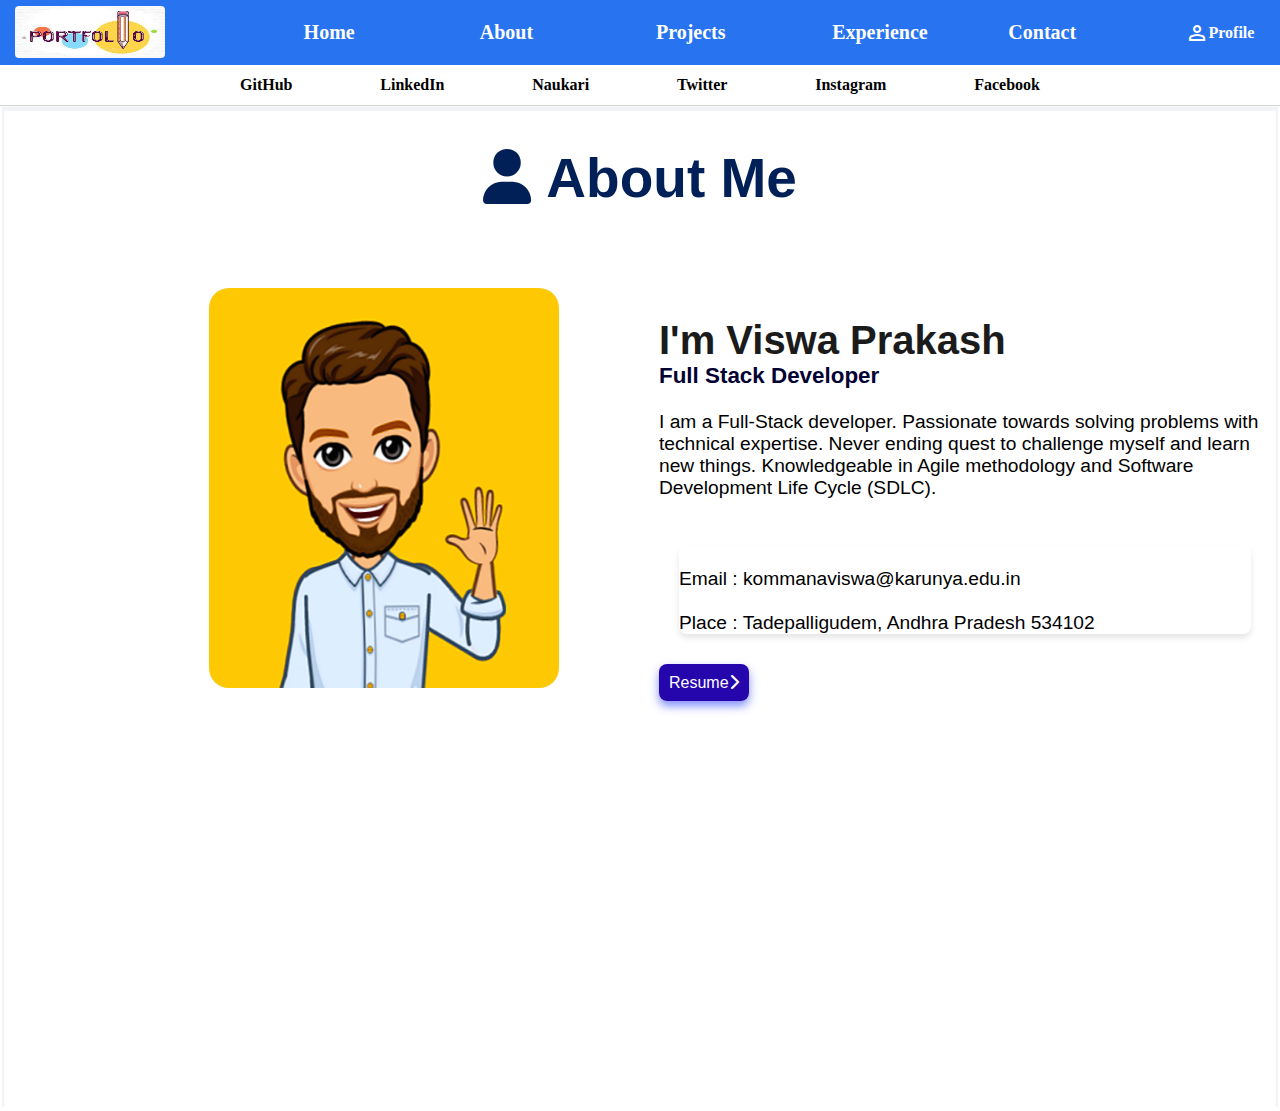
<file: About.html>
<!DOCTYPE html>
<html lang="en">
<head>
  <meta charset="UTF-8">
  <meta name="viewport" content="width=device-width, initial-scale=1.0">
  <title>Document</title>
  <link rel="stylesheet" href="script.css">

  <script>
    document.addEventListener('DOMContentLoaded', function() {
        // Load header via AJAX
        function loadHeader() {
            const xhr = new XMLHttpRequest();
            xhr.open('GET', 'header.html', true); // Adjust the path to your header.html
            xhr.onload = function() {
                if (xhr.status >= 200 && xhr.status < 300) {
                    document.getElementById('header-container').innerHTML = xhr.responseText;
                } else {
                    console.error('Failed to load header:', xhr.status, xhr.statusText);
                }
            };
            xhr.onerror = function() {
                console.error('Request failed');
            };
            xhr.send();
        }
        
        // Load the header and add the visible class to about-content
        loadHeader();
        document.querySelector('.about-content').classList.add('visible');
    });
</script>


  <link rel="stylesheet" href="https://cdnjs.cloudflare.com/ajax/libs/font-awesome/6.0.0-beta3/css/all.min.css">


</head>
<body>
  <div id="header-container"></div>

  <div class="content">
      
    <div class="content-sub1">
            <div class="profile-icon1">
                <i class="fa-solid fa-user"></i>&nbsp;About Me
            </div>
            <div class="logo" style="display: flex;">
              <img src="hero.png" alt="image" style="margin-right: 100px; border-radius: 20px; height:400px;width: 350px;">
              
              <div class="about-content">
                <h3>I'm Viswa Prakash</h3>
                <span class="tag">Full Stack Developer</span>
                <p>I am a Full-Stack developer. Passionate towards solving problems with technical expertise. Never ending quest to challenge myself and learn new things. Knowledgeable in Agile methodology and Software Development Life Cycle (SDLC).
                    </p>
                <div class="box-container">
                    <div class="box">
                        <p><span> Email : </span> kommanaviswa@karunya.edu.in</p>
                        <p><span> Place : </span> Tadepalligudem, Andhra Pradesh 534102</p>
                    </div>
                </div>
                <div class="resumebtn">
                    <a href="https://drive.google.com/file/d/1E-vFxkmeROvg_qYP-KbeNseXb-cZuhct/view" target="_blank" class="btn">
                        <span>Resume</span><i class="fas fa-chevron-right"></i>
                    </a>
                </div>
            </div>
            
              </div>
          </div>
         
      </div>
      </div>
     
  
</body>
</html>
</file>
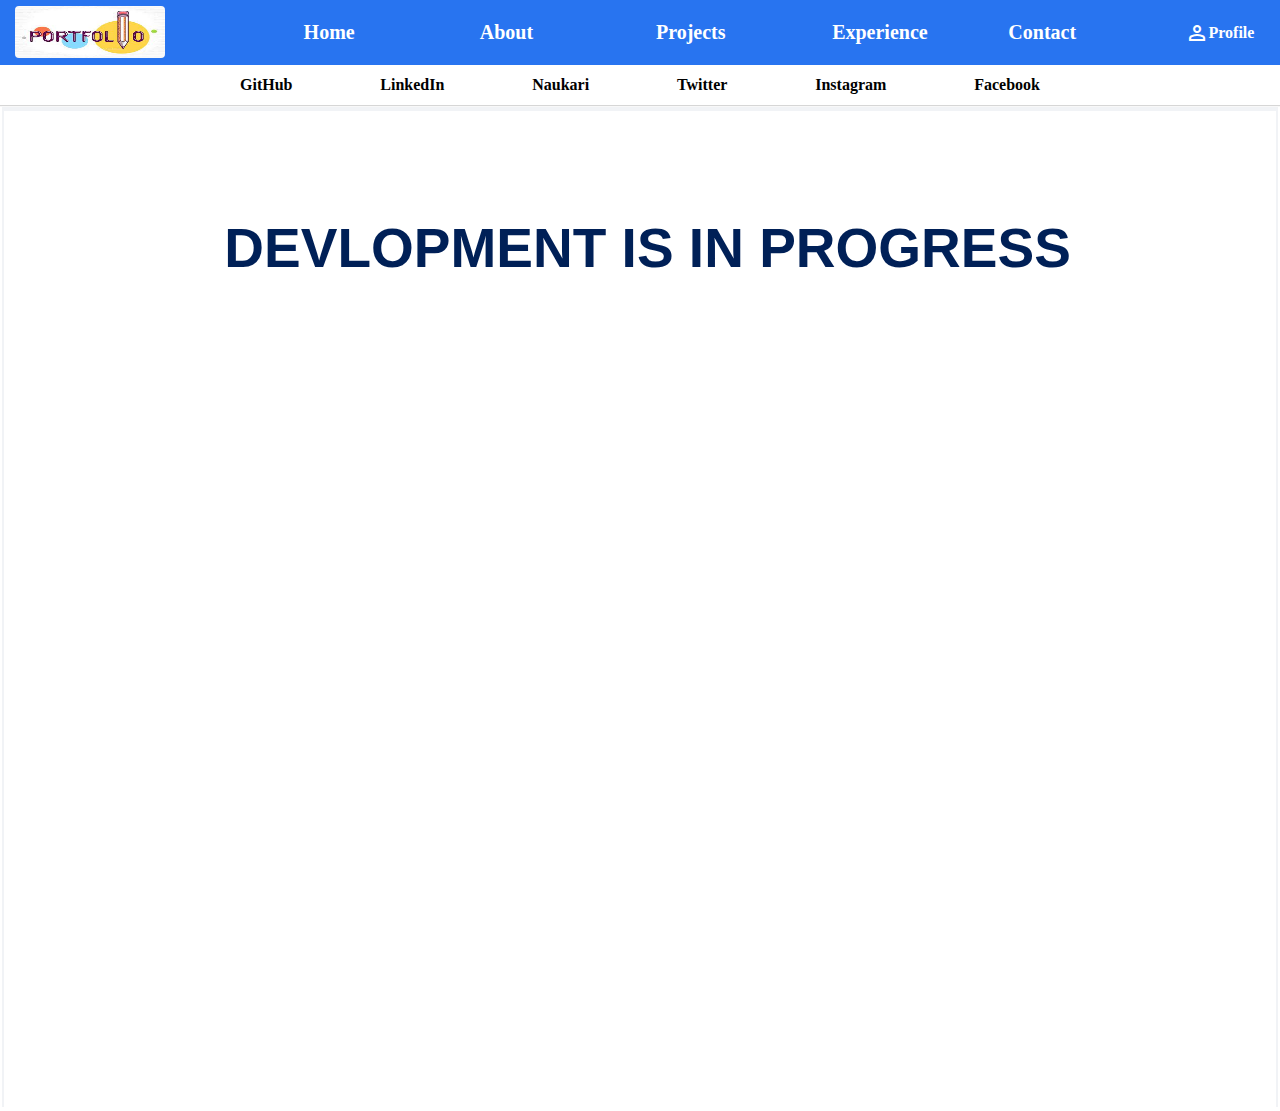
<file: contact.html>
<!DOCTYPE html>
<html lang="en">
<head>
  <meta charset="UTF-8">
  <meta name="viewport" content="width=device-width, initial-scale=1.0">
  <title>Document</title>
  <link rel="stylesheet" href="script.css">

  <script>
    document.addEventListener('DOMContentLoaded', function() {
        // Load header via AJAX
        function loadHeader() {
            const xhr = new XMLHttpRequest();
            xhr.open('GET', 'header.html', true); // Adjust the path to your header.html
            xhr.onload = function() {
                if (xhr.status >= 200 && xhr.status < 300) {
                    document.getElementById('header-container').innerHTML = xhr.responseText;
                } else {
                    console.error('Failed to load header:', xhr.status, xhr.statusText);
                }
            };
            xhr.onerror = function() {
                console.error('Request failed');
            };
            xhr.send();
        }
        
        // Load the header and add the visible class to about-content
        loadHeader();
        document.querySelector('.about-content').classList.add('visible');
    });
</script>


  <link rel="stylesheet" href="https://cdnjs.cloudflare.com/ajax/libs/font-awesome/6.0.0-beta3/css/all.min.css">


</head>
<body>
  <div id="header-container"></div>

  <div class="content">
      
    <div class="content-sub1">
            <div class="profile-icon1" style="margin-top: 100px;">
              &nbsp;DEVLOPMENT IS IN PROGRESS
            </div>
            

              </div>
          </div>
         
      
  
</body>
</html>
</file>
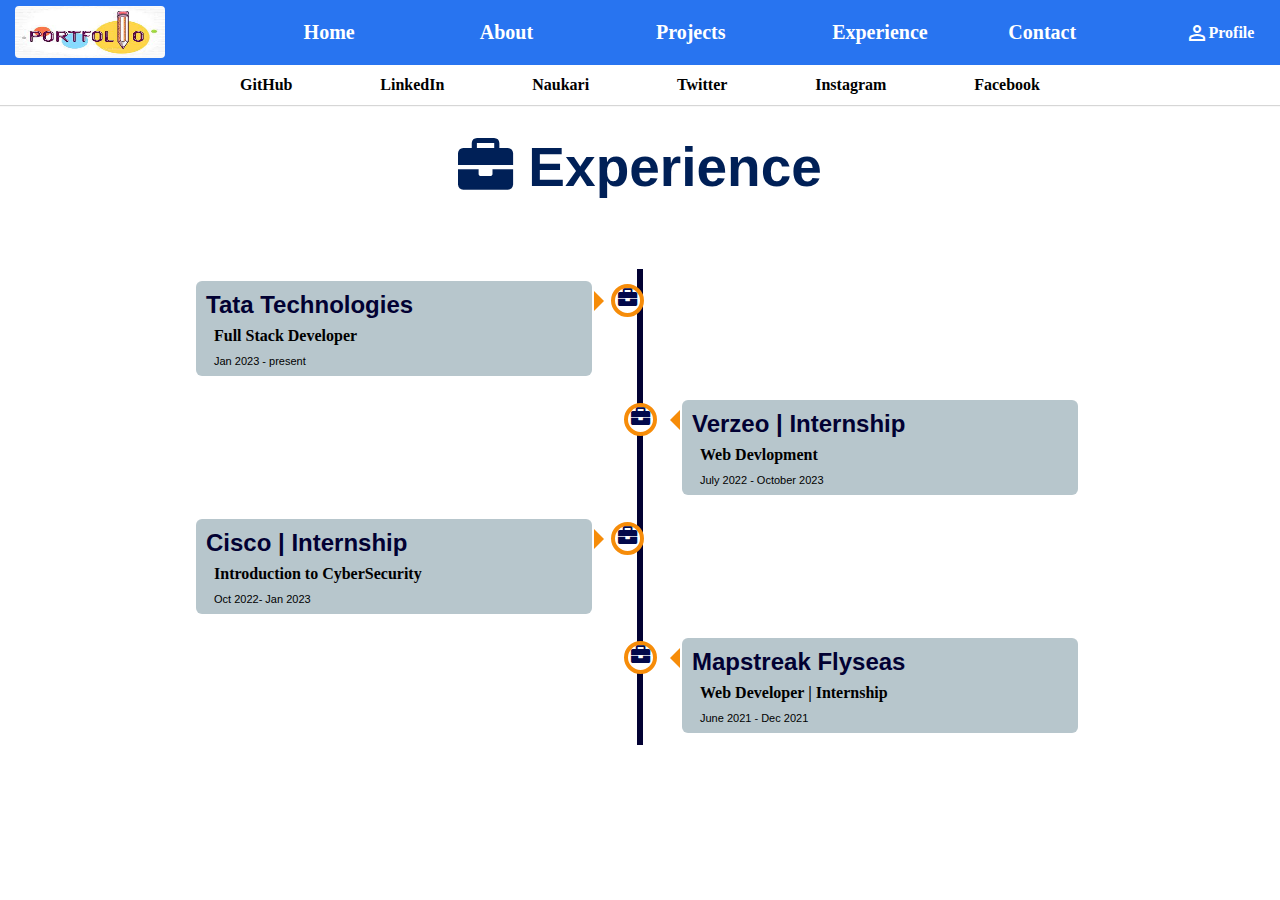
<file: Experience.html>
<!DOCTYPE html>
<html lang="en">
<head>
  <meta charset="UTF-8">
  <meta name="viewport" content="width=device-width, initial-scale=1.0">
  <title>Document</title>

     <script src="index1.js"></script>

<link rel="stylesheet" href="https://cdnjs.cloudflare.com/ajax/libs/font-awesome/5.15.4/css/all.min.css">

</head>
<body>
  <div id="header-container"></div>
  <h2 class="profile-icon1"><i class="fas fa-briefcase"></i> Experience </h2>
 
  <div class="experience" id="experience">
  
    <div class="timeline">
  
      <div class="container left">
        <div class="content">
          <div class="tag">
            <h2>Tata Technologies</h2>
          </div>
          <div class="desc">
              <h3>Full Stack Developer</h3>
              <p>Jan 2023 - present</p>
          </div>
        </div>
      </div>
  
      <div class="container right">
          <div class="content">
            <div class="tag">
              <h2>Verzeo | Internship</h2>
            </div>
            <div class="desc">
                <h3>Web Devlopment</h3>
                <p>July 2022 - October 2023</p>
            </div>
          </div>
        </div>
  
        <div class="container left">
          <div class="content">
            <div class="tag">
              <h2>Cisco | Internship</h2>
            </div>
            <div class="desc">
                <h3>Introduction to CyberSecurity</h3>
                <p>Oct 2022- Jan 2023</p>
            </div>
          </div>
        </div>
  
      <div class="container right">
        <div class="content">
          <div class="tag">
            <h2>Mapstreak Flyseas</h2>
          </div>
          <div class="desc">
              <h3>Web Developer | Internship</h3>
              <p>June 2021 - Dec 2021</p>
          </div>
        </div>
      </div>
  
      
  
  </div>
</div>


</body>
</html>
</file>
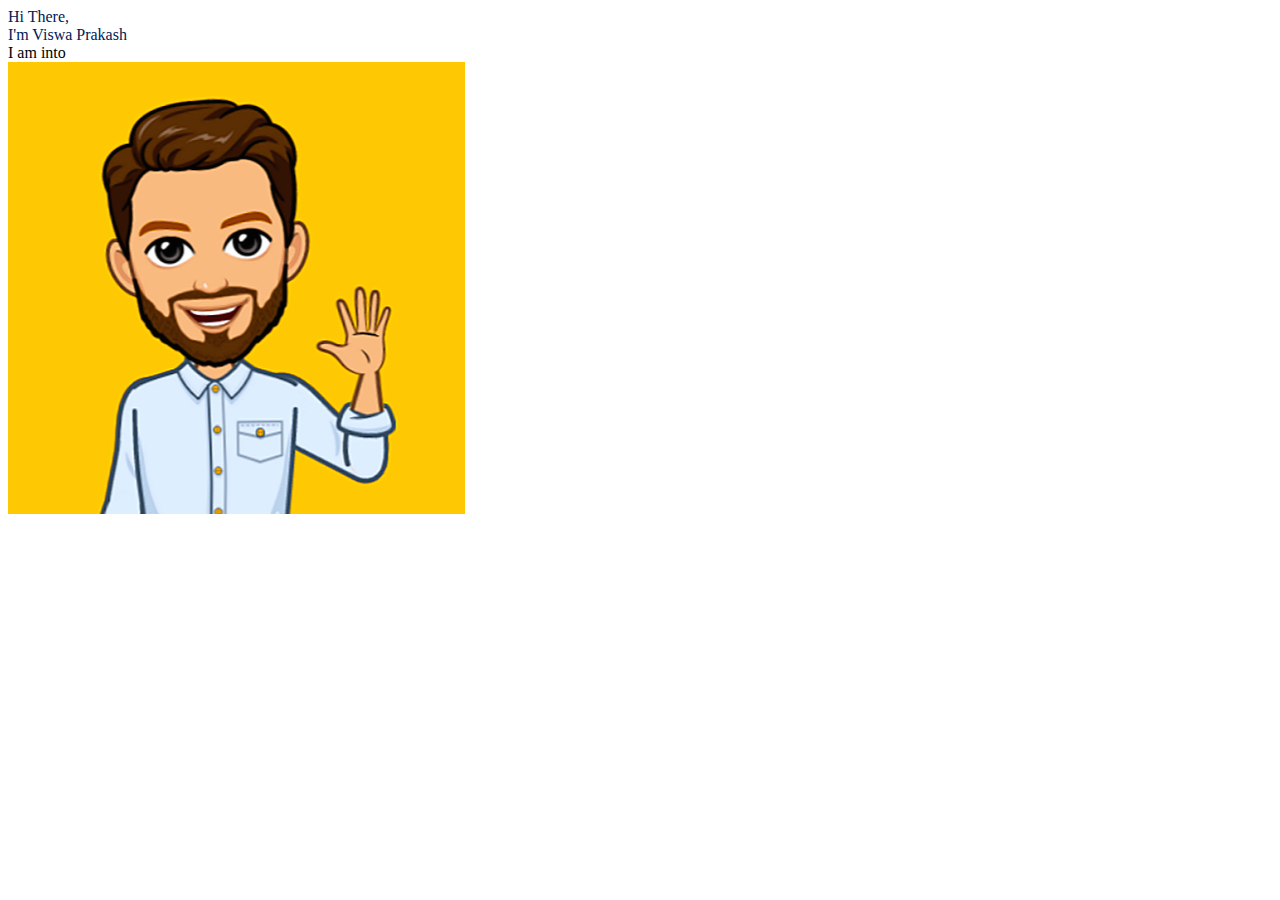
<file: home.html>
<!DOCTYPE html>
<html lang="en">
<head>
  <meta charset="UTF-8">
  <meta name="viewport" content="width=device-width, initial-scale=1.0">
  <title>Document</title>
</head>
<body>
  <div class="content">
      
    <div class="content-sub">
           <div class="heading">
              <span style="color: #002057; ">Hi There,</span><br>
             <span style="color: #002057;">I'm Viswa Prakash</span> 
          <br>
         
          <span class="text">
            I am into  </span> <span class="highlight" id="changingText"></span>
       
            </div>
    
            <div class="logo">
              <img src="hero.png" alt="image">
            </div>
            
    </div>
</body>
</html>
</file>
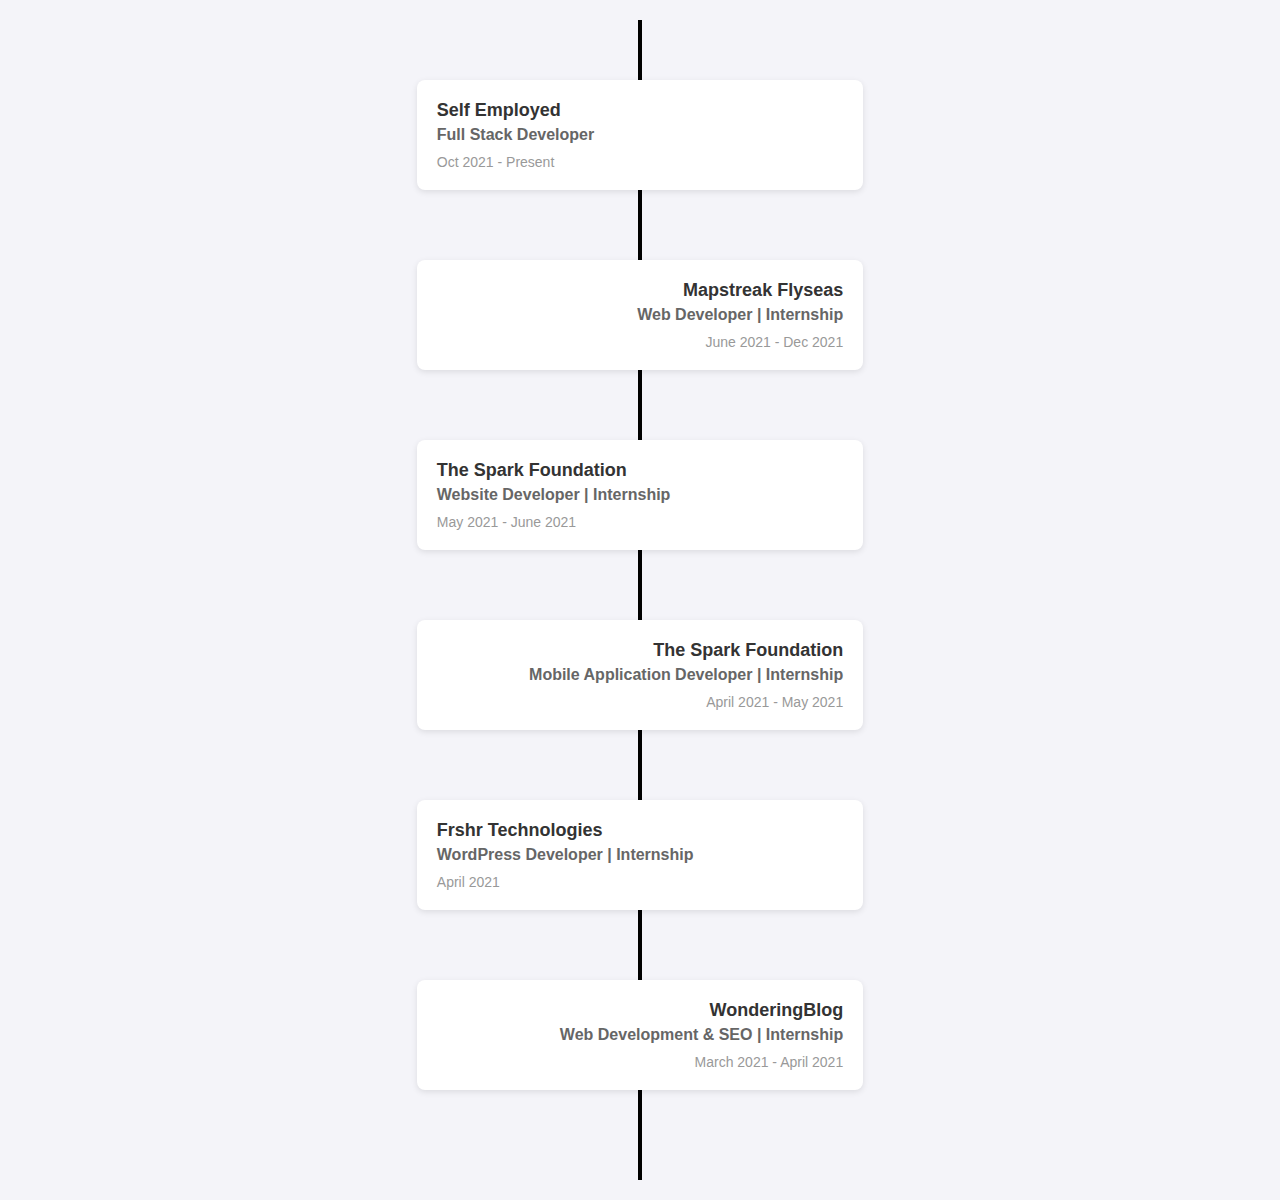
<file: prac.html>
<!DOCTYPE html>
<html lang="en">
<head>
  <meta charset="UTF-8">
  <meta name="viewport" content="width=device-width, initial-scale=1.0">
  <title>Timeline Example</title>
  <style>
    /* Overall page style */
    body {
      font-family: Arial, sans-serif;
      background-color: #f4f4f9;
      margin: 0;
      padding: 20px;
    }

    /* Timeline container */
    .timeline {
      position: relative;
      display: flex;
      flex-direction: column;
      align-items: center;
      width: 80%;
      margin: 0 auto;
      padding: 40px 0;
    }

    /* Center line in the timeline */
    .timeline::before {
      content: '';
      position: absolute;
      top: 0;
      bottom: 0;
      left: 50%;
      width: 4px;
      background-color: black; /* Set the line color to black */
      transform: translateX(-50%);
      z-index: 1;
    }

    /* Positioning for timeline containers */
    .container {
      width: 45%;
      padding: 20px;
      position: relative;
      z-index: 2;
      margin-bottom: 30px;
    }

    /* Positioning left and right containers on each side of the center line */
    .container.left {
      float: left;
      text-align: right;
      clear: both;
    }

    .container.right {
      float: right;
      text-align: left;
      clear: both;
    }

    /* Styling the content box */
    .content {
      background-color: #fff;
      padding: 20px;
      border-radius: 8px;
      box-shadow: 0 2px 6px rgba(0, 0, 0, 0.1);
      position: relative;
    }

    /* Tag and description styles */
    .tag h2 {
      margin: 0;
      font-size: 18px;
      color: #333;
    }

    .desc h3 {
      margin: 5px 0 10px;
      font-size: 16px;
      color: #666;
    }

    .desc p {
      margin: 0;
      font-size: 14px;
      color: #999;
    }
  </style>
</head>
<body>

  <div class="timeline">
    <!-- Experience 1 on the right -->
    <div class="container right">
      <div class="content">
        <div class="tag">
          <h2>Self Employed</h2>
        </div>
        <div class="desc">
          <h3>Full Stack Developer</h3>
          <p>Oct 2021 - Present</p>
        </div>
      </div>
    </div>

    <!-- Experience 2 on the left -->
    <div class="container left">
      <div class="content">
        <div class="tag">
          <h2>Mapstreak Flyseas</h2>
        </div>
        <div class="desc">
          <h3>Web Developer | Internship</h3>
          <p>June 2021 - Dec 2021</p>
        </div>
      </div>
    </div>

    <!-- Experience 3 on the right -->
    <div class="container right">
      <div class="content">
        <div class="tag">
          <h2>The Spark Foundation</h2>
        </div>
        <div class="desc">
          <h3>Website Developer | Internship</h3>
          <p>May 2021 - June 2021</p>
        </div>
      </div>
    </div>

    <!-- Experience 4 on the left -->
    <div class="container left">
      <div class="content">
        <div class="tag">
          <h2>The Spark Foundation</h2>
        </div>
        <div class="desc">
          <h3>Mobile Application Developer | Internship</h3>
          <p>April 2021 - May 2021</p>
        </div>
      </div>
    </div>

    <!-- Experience 5 on the right -->
    <div class="container right">
      <div class="content">
        <div class="tag">
          <h2>Frshr Technologies</h2>
        </div>
        <div class="desc">
          <h3>WordPress Developer | Internship</h3>
          <p>April 2021</p>
        </div>
      </div>
    </div>

    <!-- Experience 6 on the left -->
    <div class="container left">
      <div class="content">
        <div class="tag">
          <h2>WonderingBlog</h2>
        </div>
        <div class="desc">
          <h3>Web Development & SEO | Internship</h3>
          <p>March 2021 - April 2021</p>
        </div>
      </div>
    </div>
  </div>

</body>
</html>
</file>
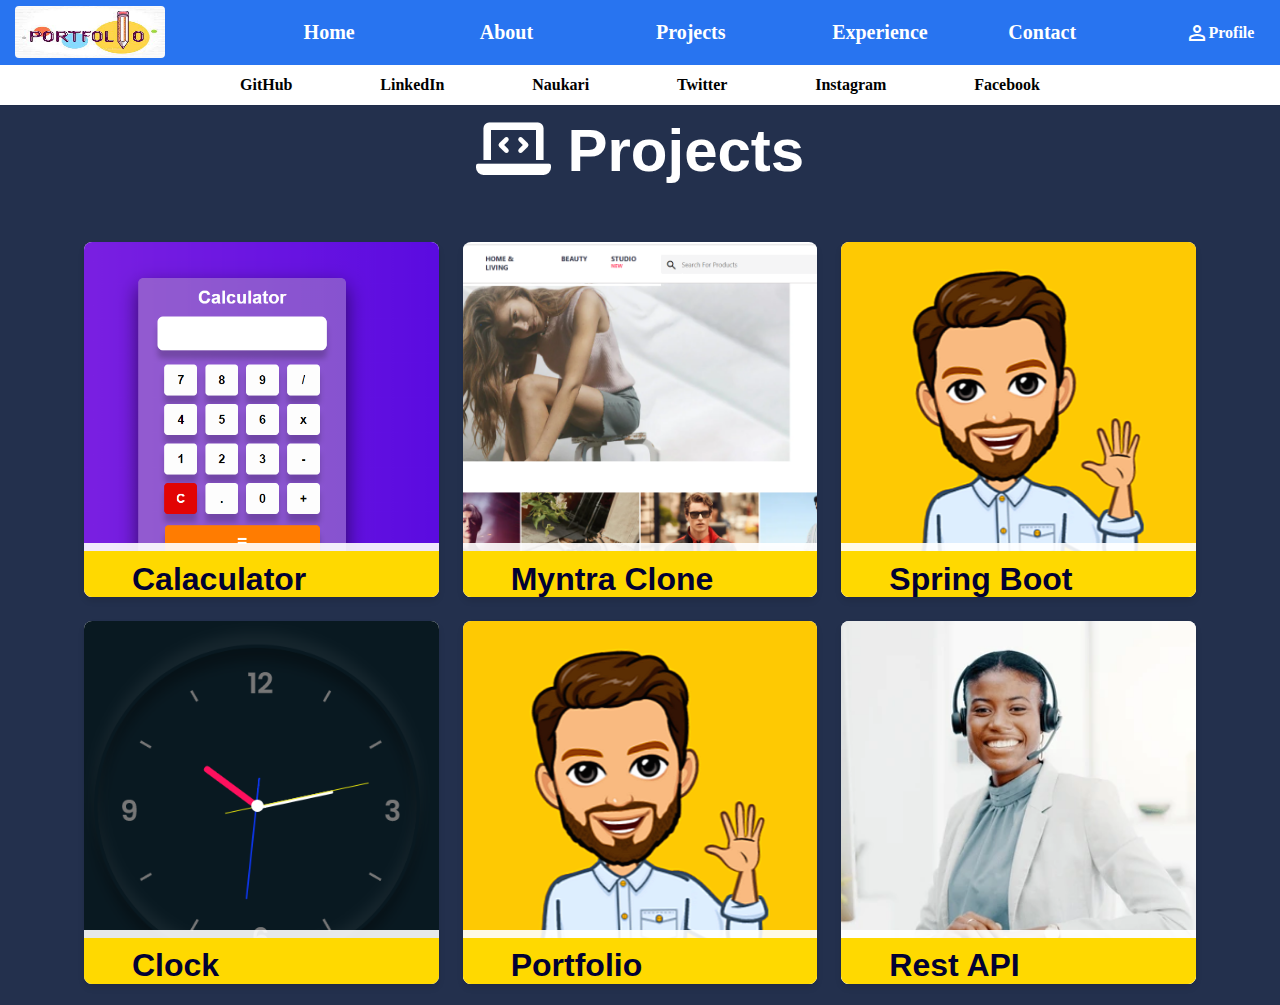
<file: projects.html>
<!DOCTYPE html>
<html lang="en">
<head>
  <meta charset="UTF-8">
  <meta name="viewport" content="width=device-width, initial-scale=1.0">
  <title>Projects Section</title>
  <link rel="stylesheet" href="script.css">
</head>
<body>
  <div id="header-container"></div>
  <div class="project_container">
    <div class="pr_container">
      <!-- Heading -->
      <div class="head_heading">
        <h2>
          <i class="fa-solid fa-laptop-code"></i>&nbsp;Projects
        </h2>
      </div>
      <div class="box-container">
        <!-- Project 1 -->
        <div class="box tilt" data-sr-id="40">
          <img draggable="false" src="basic-calc.png" alt="project">
          <div class="content1">
            <div class="tag">
              <h3>Calaculator</h3>
            </div>
            <div class="desc">
              <p>The Calaculator performs the operations Calaculator</p>
              <div class="btns">
                <a href="https://viswa7878.github.io/Calaculator/" class="btn" target="_blank"><i class="fas fa-eye"></i> View</a>
                <a href="https://github.com/viswa7878/Calaculator" class="btn" target="_blank">Code <i class="fas fa-code"></i></a>
              </div>
            </div>
          </div>
        </div>
        
        <!-- Project 2 -->
        <div class="box tilt" data-sr-id="41">
          <img draggable="false" src="myntra11.png" alt="project">
          <div class="content1">
            <div class="tag">
              <h3>Myntra Clone</h3>
            </div>
            <div class="desc">
              <p>Clone the basic of the Myntra application still functionality</p>
              <div class="btns">
                <a href="https://viswa7878.github.io/Myntra_Clone/" class="btn" target="_blank"><i class="fas fa-eye"></i> View</a>
                <a href="https://github.com/viswa7878/Myntra_Clone" class="btn" target="_blank">Code <i class="fas fa-code"></i></a>
              </div>
            </div>
          </div>
        </div>

        <!-- Project 3 -->
        <div class="box tilt" data-sr-id="42">
          <img draggable="false" src="hero.png" alt="project">
          <div class="content1">
            <div class="tag">
              <h3>Spring Boot </h3>
            </div>
            <div class="desc">
              <p>The Spring Boot Contact Manager maintains all the user contacts and performs the operation. It is a Robust application deployed in cloud</p>
              <div class="btns">
                <a href="https://spring-contact-manager.onrender.com/signin" class="btn" target="_blank"><i class="fas fa-eye"></i> View</a>
                <a href="https://github.com/viswa7878/SpringBoot_SmartContact_Manager" class="btn" target="_blank">Code <i class="fas fa-code"></i></a>
              </div>
            </div>
          </div>
        </div>

        <!-- Project 4 -->
        <div class="box tilt" data-sr-id="43">
          <img draggable="false" src="neoclock.png" alt="project">
          <div class="content1">
            <div class="tag">
              <h3>Clock</h3>
            </div>
            <div class="desc">
              <p>This is a basic web applicatio which shows the clock.</p>
              <div class="btns">
                <a href="https://viswa7878.github.io/Clock/clock.html" class="btn" target="_blank"><i class="fas fa-eye"></i> View</a>
                <a href="https://github.com/viswa7878/Clock" class="btn" target="_blank">Code <i class="fas fa-code"></i></a>
              </div>
            </div>
          </div>
        </div>

        <!-- Project 5 -->
        <div class="box tilt" data-sr-id="44">
          <img draggable="false" src="hero.png" alt="project">
          <div class="content1">
            <div class="tag">
              <h3>Portfolio</h3>
            </div>
            <div class="desc">
              <p>The Portfolio describes the achivements done by me</p>
              <div class="btns">
                <a href="https://viswa7878.github.io/portfolio/index.html" class="btn" target="_blank"><i class="fas fa-eye"></i> View</a>
                <a href="https://github.com/viswa7878/portfolio" class="btn" target="_blank">Code <i class="fas fa-code"></i></a>
              </div>
            </div>
          </div>
        </div>

        <!-- Project 6 -->
        <div class="box tilt" data-sr-id="45">
          <img draggable="false" src="banner1.jpg" alt="project">
          <div class="content1">
            <div class="tag">
              <h3>Rest API</h3>
            </div>
            <div class="desc">
              <p>The Rest Api Devlopment is in progress</p>
              <div class="btns">
                <a href="#" class="btn" target="_blank"><i class="fas fa-eye"></i> View</a>
                <a href="#" class="btn" target="_blank">Code <i class="fas fa-code"></i></a>
              </div>
            </div>
          </div>
        </div>
        

      </div>
    </div>
  </div>

  <script src="index1.js"></script>
</body>
</html>
</file>
<file: script.css>
*{
  margin: 0;
  padding: 0;
  box-sizing: border-box;
}

.headertab
{
  background-color: #2874f0;
  height: 65px;
  width: 100%;
  align-items: center;
  display: flex;
  position: fixed; /* Keep the header fixed */
  top: 0; /* Ensure it is at the top */
  z-index: 10000; 
}
.nav-bar
{
  margin-left: 12%;
  width: 100%;
  display: flex;
font-size: 20px;
text-decoration: none;
justify-content: space-evenly;

}

.nav-bar a{
font-size:100% ;
color: white;
width: 100%;
font-weight: 700;
text-decoration: none;
}
#menu {
  font-size: 2rem;
  cursor: pointer;
  color: white;
  display: none;
  margin-right: 9px;
}
.image-size
{margin-top: 3px;
  margin-left: 10%;
  height: 52px;
  width: 150px;
  border-radius: 4px;
}



.sub-tab {
  box-shadow: 0 1px 1px 0 rgba(0, 0, 0, .16);
  min-height: 40px;
  margin-top: 65px; /* Ensures sub-tab is below fixed header */
  display: flex; /* Set as a flex container */
  justify-content: center; /* Center child elements horizontally */
  align-items: center;
  color: black; /* Center child elements vertically if needed */
  font-weight: 700;
  font-size: 16px;
}

.small-tabs {
  display: flex;
  justify-content: space-between; /* Space items evenly within this container */
  width: 100%; /* Make this container take full width */
  max-width: 800px; /* Optional: Set a max width for the small-tabs */
}

.small-tabs span {
  font-size: 16px;

  display: flex;
  justify-content: center; /* Centers content inside span */
  align-items: center;
  
}



.action_container
{
  display: flex;
  flex-direction: row;
  align-items: center;
  font-size:100% ;
color: white;
font-weight: 700;
margin-right: 2%;
}
.content{
background-color: #f1f3f6;
height: 1000px;
margin: 2px;
padding: 2px;
}

.content-sub
{
height: 1000px;
background-color: white;
padding: 5px;
margin-top: 2px;
display: flex;

}
.content-sub1
{
height: 1000px;
background-color: white;
padding: 5px;
margin-top: 2px;

}
.content-sub h1
{
  font-size: 100px;
  text-align: center;
}
.content-sub h2
{
  font-size: 60px;
  text-align: center;
  display: flex;
}

.heading
{
  margin-top: 170px;
  margin-left: 80px;
  font-family: "Poppins", sans-serif;
  font-size: 70px;
  font-weight: 600;
  width:700px ;
}


.logo img {
  margin-top: 40px;
  margin-left: 200px;
  height: 450px;
  width: 450px;
  border-radius: 231px;
  transition: transform 0.5s ease;
  transform-style: preserve-3d;
}

    .text {
      font-size: 40px;
      font-family: "Poppins", sans-serif;
    }

    .highlight {
      color: rgb(43, 43, 175);
     font-size: 40px;
    }


    .logo img:hover {
      transform:  rotateX(15deg) scale(1.1); /* Adds depth with slight rotation and scale */
    }

    .profile-container {
      display: flex;                /* Use flexbox for layout */
      flex-direction: column;       /* Stack items vertically */
      align-items: center;         /* Center items horizontally */
      justify-content: center;      /* Center items vertically */
      padding: 20px;  
                   /* Optional: Add some padding for aesthetics */
  }

  .profile-icon1 {
      font-size: 55px;
      font-weight: 600;
      margin-top: 30px;
      height: 102px;
      justify-content: center;
      font-family: "Poppins", sans-serif;
      color: #002057;   
      align-items: center;           /* Text color */
      text-align: center;
  }

.about-content {
  margin-top: 70px;
  width: 700px;
}

.about-content h3 {
  font-family: "Poppins", sans-serif;
  color: rgb(27, 27, 27);
  font-size: 2.5rem;
}

.tag {
  margin-top: 8px;
  font-family: "Poppins", sans-serif;
  font-size: 1.4rem;
  color: #020133;
  font-weight: 600;
}

p {
  font-family: "Poppins", sans-serif;
  margin-top: 22px;
  font-size: 1.2rem;
  font-weight: 549;
  gap: 2rem;
}

.box-container {
  margin-top: 27px;
  font-family: "Poppins", sans-serif;
  display: flex;
  flex-wrap: wrap;
  font-weight: 50;
}

.resumebtn {
  margin-top: 20px;
}

.resumebtn .btn {
  text-decoration: none;
  padding: 10px;
  border-radius: 0.5em;
  transition: 0.3s;
  color: #fff;
  background: #2506ad;
  box-shadow: 0px 5px 10px rgba(48, 68, 247, 0.6);
  font-family: "Nunito", sans-serif;
}

/* Fade-in effect for .about-content */
.about-content h3,
.about-content .tag,
.about-content p,
.about-content .box,
.about-content .resumebtn {
  opacity: 0;
  transform: translateY(20px);
  transition: opacity 0.5s ease, transform 0.5s ease;
}

.about-content h3 { transition-delay: 1s; }
.about-content .tag { transition-delay: 1.5s; }
.about-content p { transition-delay: 2s; }
.about-content .box { transition-delay: 2.5s; }
.about-content .resumebtn { transition-delay: 3s; }

.about-content.visible h3,
.about-content.visible .tag,
.about-content.visible p,
.about-content.visible .box,
.about-content.visible .resumebtn {
  opacity: 1;
  transform: translateY(0);
}
.experience {
  margin-top: 80;
}
.experience .quote {
  text-align: center;
  font-size: 1.5rem;
  
  font-weight: 600;
}
.experience .timeline {
  position: relative;
  max-width: 1200px;
  margin: 2rem auto;
}
.experience .timeline::after {
  content: '';
  position: absolute;
  width: 6px;
  background: #020133;
  top: 0;
  bottom: 0;
  left: 50%;
  margin-left: -3px;
  z-index: -2;
}
.experience .container {
  padding: 10px 40px;
  position: relative;
  background-color: inherit;
  width: 40%;
}
/*circles on timeline*/
.experience .container::after {    
  content: "\f0b1";
  position: absolute;
  width: 25px;
  height: 25px;
  right: -10px;
  background-color: rgb(255, 255, 255);
  border: 4px solid #f68c09;
  top: 15px;
  border-radius: 50%;
  z-index: 100;
  font-size: 1.2rem;
  text-align: center;
  font-weight: 600;
  color:#02094b;
  font-family: 'Font Awesome\ 5 Free';
}
.experience .left {
  left: 114px;
}
.experience .right {
  left: 50%;
}
/* arrows pointing right */
.experience .left::before {
  content: " ";
  height: 0;
  position: absolute;
  top: 22px;
  width: 0;
  z-index: 1;
  right: 30px;
  border: medium solid #f68c09;
  border-width: 10px 0 10px 10px;
  border-color: transparent transparent transparent #f68c09;
}
  .small-tabs a {
    text-decoration: none;
    color: black;
    
  }

/* arrows pointing left  */
.experience .right::before {
  content: " ";
  height: 0;
  position: absolute;
  top: 22px;
  width: 0;
  z-index: 1;
  left: 30px;
  border: medium solid #f68c09;
  border-width: 10px 10px 10px 0;
  border-color: transparent #f68c09 transparent transparent;
}
.experience .right::after {
  left: -16px;
}
.experience .content {
  background-color: #97acb5b0;
  position: relative;
  border-radius: 6px;
  height: 95px;
}
.experience .content .tag{
  font-size: 1rem;
  padding-left: 0.5rem;
}
.experience .content .desc{
  margin-left: 0.5rem;
  padding-bottom: 1rem;
}
.experience .content .desc h3{
  font-size: 1rem;
  font-weight: 600;
}
.experience .content .desc p{
  font-size: 11px;
  font-weight: 400;
  margin-top: 10px;
}
/* view all button */
.morebtn{
  display: flex;
  justify-content: center;
  margin-bottom: 2rem;
}
.morebtn .btn {
  position: relative;
  line-height: 0;
  padding: 1.6rem 3rem;
  border-radius: .5em;
  transition: 0.5s;
  color: #fff;
  background: #2506ad;
  box-shadow: 0px 5px 10px rgba(48, 68, 247, .6);
  text-align: center;
}
.morebtn .btn span {
  font-weight: 600;
  font-size: 1.7rem;
  font-family: 'Nunito', sans-serif;
}
.morebtn .btn i {
  margin-right: 0.5rem;
  font-size: 1.5rem;
  transition: 0.3s;
}

.morebtn .btn:hover{
  background: #1a047e;
}
.morebtn .btn:hover i {
  transform: translateX(-8px);
}

@media(min-width:769px){
  .nav-bar
  {
    margin-left: 12%;
    width: 100%;
    display: flex;
  font-size: 20px;
  text-decoration: none;
  justify-content: space-evenly;
  
  }
  
  .nav-bar a{
  font-size:100% ;
  color: white;
  width: 100%;
  font-weight: 700;
  text-decoration: none;
  }
}
@media(max-width:768px){
  
  /* Style for the menu icon */

  .nav-bar {
    display: none; /* Hide navbar links by default on small screens */
    flex-direction: column;
    width: 50%;
    background-color: #28d2f0;
    position: absolute;
    top: 65px; /* Align below the header */
    z-index: 999;
    margin-left: 50%;
    margin-right: 80%;
  }
  .nav-bar a {
    padding: 10px;
    width: 100%;
    text-align: center;
    border-bottom: 1px solid red;
  }
  
  #menu {
    margin-left: 72%;
    display: block; /* Show menu icon on small screens */
  }
  .sub-tab {
  
    width:100%
    
  }
  .small-tabs {
    display: flex;
    justify-content: space-between; /* Space items evenly within this container */
    width: 100%; /* Make this container take full width */
    max-width: 800px; /* Optional: Set a max width for the small-tabs */
  }
  .image-size
  {margin-top: 1%;
    margin-left: 10%;
    height: 20px;
    width: 100%;
    border-radius: 2px;
    
  }
  .content{
    width: 100%;
  }
  .content-sub
  {
  height: 1000px;
  background-color: white;
  
  display: flex;
  flex-direction: column;
  width: 100%;
  flex-direction: column;
  font-size: 1px;
  
  }
  .heading
  {
    height:100px;
    margin-top: 0px;
    margin-left: 10%;
    font-family: "Poppins", sans-serif;
    font-size: 35px;
    font-weight: 30;
    width:80%;
  }
  
  
  .logo img {
    margin-top: 80px;
    margin-left: 5%;
    height: 250px;
    width: 250px;
    border-radius: 231px;
    transition: transform 0.5s ease;
    transform-style: preserve-3d;
  }
  
      .text {
        font-size: 20px;
        font-family: "Poppins", sans-serif;
      }
  
  }

  .project_container {
    background-color: #081737e3;
    height: 100vh; /* Full viewport height */
    display: flex;
    justify-content: center;
    align-items: center;
    overflow-y: auto; /* Allow scrolling for overflow */
  }
  
  .pr_container {
    height: auto; /* Adjust to content height */
    width: 90%; /* Add responsiveness */
    max-width: 1200px; /* Restrict to a maximum width */
    margin: 0 auto; /* Center content horizontally */
  }
  
  .head_heading {
    padding: 10px;
    font-size: 2.5rem; /* Increased for better visibility */
    color: #fff;
    font-family: 'Poppins', sans-serif;
    text-align: center;
  }
  
  .box-container {
    display: flex;
    flex-wrap: wrap;
    gap: 1.5rem;
    justify-content: center; /* Center-align boxes */
    padding: 20px; /* Provide breathing room */
  }
  
  .box-container .box {
    flex: 1 1 calc(33% - 2rem); /* Three columns */
    border-radius: 0.5rem;
    position: relative;
    overflow: hidden;
    background: #fff;
    border: none;
    box-shadow: 0 4px 6px rgba(0, 0, 0, 0.1); /* Subtle shadow */
    transition: transform 0.3s ease, box-shadow 0.3s ease;
  }
  
  .box-container .box:hover {
    transform: translateY(-10px); /* Lift effect */
    box-shadow: 0 8px 15px rgba(0, 0, 0, 0.2);
  }
  
  .box-container .box img {
    height: 100%;
    width: 100%;
    object-fit: cover;
  }
  
  .box-container .box .content1 {
    height: 100%;
    width: 100%;
    position: absolute;
    top: 85%;
    left: 0;
    background: rgba(255, 255, 255, 0.9);
    display: flex;
    flex-direction: column;
    transition: top 0.3s ease;
  }
  
  .box-container .box:hover .content1 {
    top: 15%;
  }
  
  .box-container .box .content1 .tag {
    display: flex;
    justify-content: space-between;
    align-items: center;
    height: 4.5rem;
    width: 100%;
    padding-left: 3rem;
    padding-bottom: 1rem;
    background: #ffd900;
  }
  
  .box-container .box .content1 .tag h3 {
    font-size: 2rem;
  }
  
  .desc {
    padding: 0.5rem;
    display: flex;
    flex-direction: column;
    justify-content: center;
  }
  
  .desc p {
    font-size: 1.5rem;
    margin: 0 0 1rem 0;
  }
  
  .desc .btns {
    display: flex;
    justify-content: space-between;
    gap: 1rem;
    margin-top: 1rem;
  }
  
  .desc .btns .btn {
    padding: 1rem 2rem;
    border-radius: 0.5rem;
    font-size: 1.2rem;
    color: #fff;
    background: #0c0c0c;
    text-decoration: none;
    transition: background 0.3s ease, transform 0.3s ease;
  }
  
  .desc .btns .btn:hover {
    background: #310ae0f5;
    transform: scale(1.05);
  }
</file>
